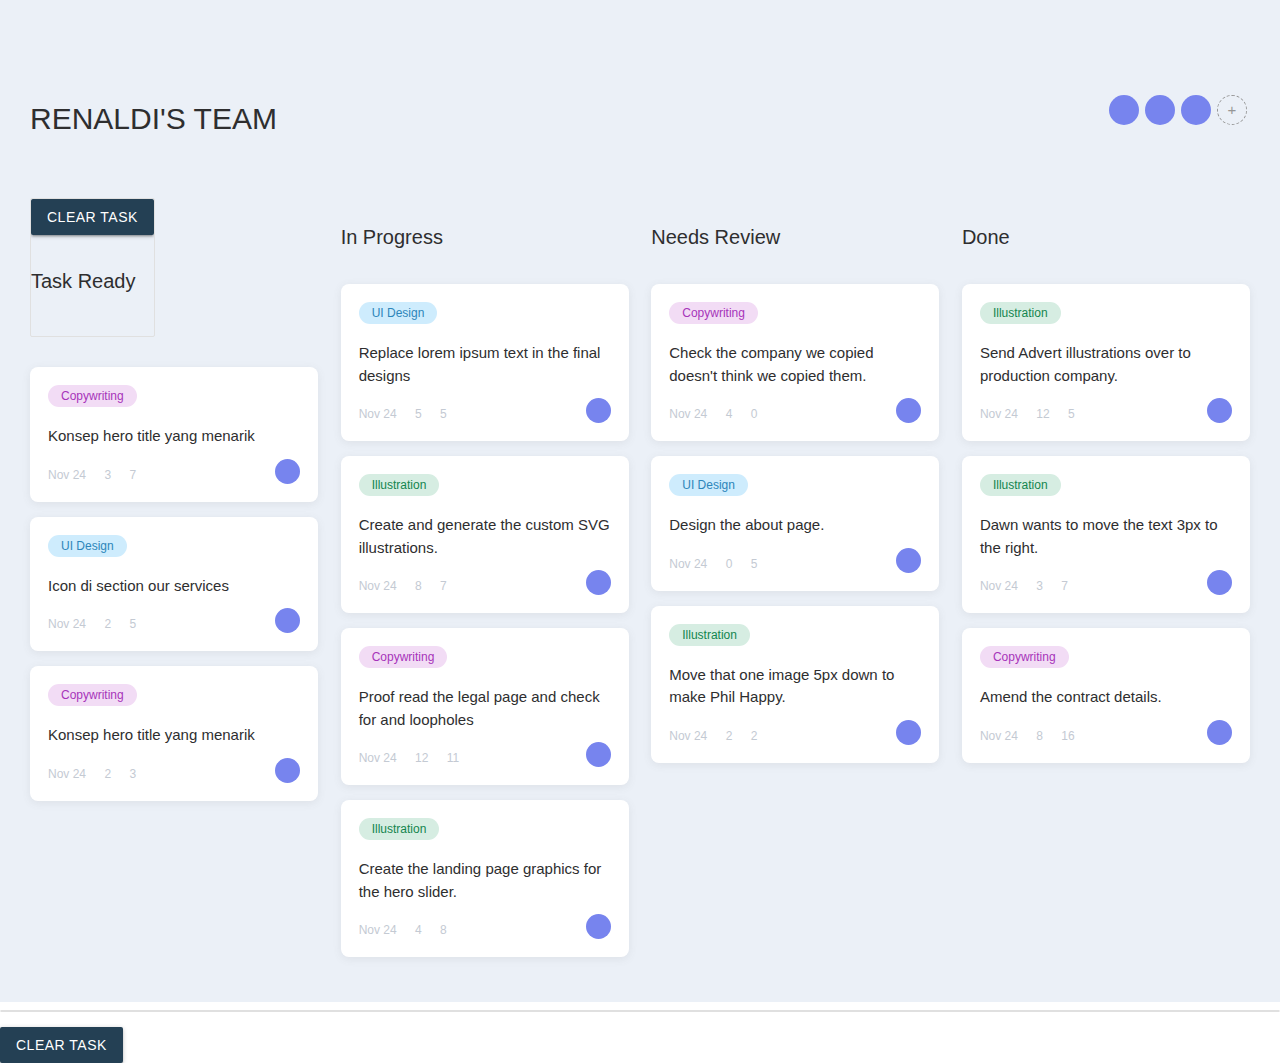
<file: admin/index.html>
<!doctype html>
<html lang="en">
  <head>
    <!-- Required meta tags -->
    <meta charset="utf-8">
    <meta name="viewport" content="width=device-width, initial-scale=1">

    <!-- Bootstrap CSS -->
    <link href="https://cdn.jsdelivr.net/npm/bootstrap@5.1.3/dist/css/bootstrap.min.css" rel="stylesheet" integrity="sha384-1BmE4kWBq78iYhFldvKuhfTAU6auU8tT94WrHftjDbrCEXSU1oBoqyl2QvZ6jIW3" crossorigin="anonymous">
    <link
      rel="stylesheet"
      href="https://cdnjs.cloudflare.com/ajax/libs/materialize/1.0.0/css/materialize.min.css"
    />
    <link
      href="https://fonts.googleapis.com/icon?family=Material+Icons"
      rel="stylesheet"
    />
    
 <title>TASK MANAGAMENT </title>
<link rel="stylesheet" href="index.css">
<div class='app'>  
  <main class='project'>  
   <div class='project-info'>  
    <h1>RENALDI'S TEAM</h1>  
   
    <div class='project-participants'>  
     <span></span>  
     <span></span>  
     <span></span>  
     <button class='project-participants__add' href="tambah/index.html">add</button> 
     
     </div>  
   </div>  
   <div class='project-tasks'>  
    <div class='project-column'>  
     <div class='project-column-heading'>  
               <ul class="collection">
                 <a href="#" class="clear-btn btn " style="background-color: #244054;">Clear Task</a>
      <h2 class='project-column-heading__title'>Task Ready</h2><button class='project-column-heading__options'><i class="fas fa-ellipsis-h"></i></button>  
     </div>  
     </ul>
     <div class='task' draggable='true'>  
      <div class='task__tags'><span class='task__tag task__tag--copyright'>Copywriting</span><button class='task__options'><i class="fas fa-ellipsis-h"></i></button></div>  
      <p>Konsep hero title yang menarik</p>  
      <div class='task__stats'>  
       <span><time datetime="2021-11-24T20:00:00"><i class="fas fa-flag"></i>Nov 24</time></span>  
       <span><i class="fas fa-comment"></i>3</span>  
       <span><i class="fas fa-paperclip"></i>7</span>  
       <span class='task__owner'></span>  
      </div>  
     </div>  
         <div class='task' draggable='true'>  
      <div class='task__tags'><span class='task__tag task__tag--design'>UI Design</span><button class='task__options'><i class="fas fa-ellipsis-h"></i></button></div>  
      <p>Icon di section our services</p>  
      <div class='task__stats'>  
       <span><time datetime="2021-11-24T20:00:00"><i class="fas fa-flag"></i>Nov 24</time></span>  
       <span><i class="fas fa-comment"></i>2</span>  
       <span><i class="fas fa-paperclip"></i>5</span>  
       <span class='task__owner'></span>  
      </div>  
     </div>  
         <div class='task' draggable='true'>  
      <div class='task__tags'><span class='task__tag task__tag--copyright'>Copywriting</span><button class='task__options'><i class="fas fa-ellipsis-h"></i></button></div>  
      <p>Konsep hero title yang menarik</p>  
      <div class='task__stats'>  
       <span><time datetime="2021-11-24T20:00:00"><i class="fas fa-flag"></i>Nov 24</time></span>  
       <span><i class="fas fa-comment"></i>2</span>  
       <span><i class="fas fa-paperclip"></i>3</span>  
       <span class='task__owner'></span>  
      </div>  
     </div>  
    </div>  
    <div class='project-column'><div class='project-column-heading'>  
      <h2 class='project-column-heading__title'>In Progress</h2><button class='project-column-heading__options'><i class="fas fa-ellipsis-h"></i></button>  
     </div>  
     <div class='task' draggable='true'>  
      <div class='task__tags'><span class='task__tag task__tag--design'>UI Design</span><button class='task__options'><i class="fas fa-ellipsis-h"></i></button></div>  
      <p>Replace lorem ipsum text in the final designs</p>  
      <div class='task__stats'>  
       <span><time datetime="2021-11-24T20:00:00"><i class="fas fa-flag"></i>Nov 24</time></span>  
       <span><i class="fas fa-comment"></i>5</span>  
       <span><i class="fas fa-paperclip"></i>5</span>   
       <span class='task__owner'></span>  
      </div>  
     </div>  
     <div class='task' draggable='true'>  
      <div class='task__tags'><span class='task__tag task__tag--illustration'>Illustration</span><button class='task__options'><i class="fas fa-ellipsis-h"></i></button></div>  
      <p>Create and generate the custom SVG illustrations.</p>  
      <div class='task__stats'>  
       <span><time datetime="2021-11-24T20:00:00"><i class="fas fa-flag"></i>Nov 24</time></span>  
       <span><i class="fas fa-comment"></i>8</span>  
       <span><i class="fas fa-paperclip"></i>7</span>  
       <span class='task__owner'></span>  
      </div>  
     </div>  
     <div class='task' draggable='true'>  
      <div class='task__tags'><span class='task__tag task__tag--copyright'>Copywriting</span><button class='task__options'><i class="fas fa-ellipsis-h"></i></button></div>  
      <p>Proof read the legal page and check for and loopholes</p>  
      <div class='task__stats'>  
       <span><time datetime="2021-11-24T20:00:00"><i class="fas fa-flag"></i>Nov 24</time></span>  
       <span><i class="fas fa-comment"></i>12</span>  
       <span><i class="fas fa-paperclip"></i>11</span>  
       <span class='task__owner'></span>  
      </div>  
     </div>  
     <div class='task' draggable='true'>  
      <div class='task__tags'><span class='task__tag task__tag--illustration'>Illustration</span><button class='task__options'><i class="fas fa-ellipsis-h"></i></button></div>  
      <p>Create the landing page graphics for the hero slider.</p>  
      <div class='task__stats'>  
       <span><time datetime="2021-11-24T20:00:00"><i class="fas fa-flag"></i>Nov 24</time></span>  
       <span><i class="fas fa-comment"></i>4</span>  
       <span><i class="fas fa-paperclip"></i>8</span>  
       <span class='task__owner'></span>  
      </div>  
     </div>  
     </div>  
    <div class='project-column'><div class='project-column-heading'>  
      <h2 class='project-column-heading__title'>Needs Review</h2><button class='project-column-heading__options'><i class="fas fa-ellipsis-h"></i></button>  
     </div>  
     <div class='task' draggable='true'>  
      <div class='task__tags'><span class='task__tag task__tag--copyright'>Copywriting</span><button class='task__options'><i class="fas fa-ellipsis-h"></i></button></div>  
      <p>Check the company we copied doesn't think we copied them.</p>  
      <div class='task__stats'>  
       <span><time datetime="2021-11-24T20:00:00"><i class="fas fa-flag"></i>Nov 24</time></span>  
       <span><i class="fas fa-comment"></i>4</span>  
       <span><i class="fas fa-paperclip"></i>0</span>  
       <span class='task__owner'></span>  
      </div>  
     </div>  
     <div class='task' draggable='true'>  
      <div class='task__tags'><span class='task__tag task__tag--design'>UI Design</span><button class='task__options'><i class="fas fa-ellipsis-h"></i></button></div>  
      <p>Design the about page.</p>  
      <div class='task__stats'>  
       <span><time datetime="2021-11-24T20:00:00"><i class="fas fa-flag"></i>Nov 24</time></span>  
       <span><i class="fas fa-comment"></i>0</span>  
       <span><i class="fas fa-paperclip"></i>5</span>  
       <span class='task__owner'></span>  
      </div>  
     </div>  
     <div class='task' draggable='true'>  
      <div class='task__tags'><span class='task__tag task__tag--illustration'>Illustration</span><button class='task__options'><i class="fas fa-ellipsis-h"></i></button></div>  
      <p>Move that one image 5px down to make Phil Happy.</p>  
      <div class='task__stats'>  
       <span><time datetime="2021-11-24T20:00:00"><i class="fas fa-flag"></i>Nov 24</time></span>  
       <span><i class="fas fa-comment"></i>2</span>  
       <span><i class="fas fa-paperclip"></i>2</span>  
       <span class='task__owner'></span>  
      </div>  
     </div>  
     </div>  
    <div class='project-column'><div class='project-column-heading'>  
      <h2 class='project-column-heading__title'>Done</h2><button class='project-column-heading__options'><i class="fas fa-ellipsis-h"></i></button>  
     </div>  
      <div class='task' draggable='true'>  
      <div class='task__tags'><span class='task__tag task__tag--illustration'>Illustration</span><button class='task__options'><i class="fas fa-ellipsis-h"></i></button></div>  
      <p>Send Advert illustrations over to production company.</p>  
      <div class='task__stats'>  
       <span><time datetime="2021-11-24T20:00:00"><i class="fas fa-flag"></i>Nov 24</time></span>  
       <span><i class="fas fa-comment"></i>12</span>  
       <span><i class="fas fa-paperclip"></i>5</span>  
       <span class='task__owner'></span>  
      </div>  
     </div>  
      <div class='task' draggable='true'>  
      <div class='task__tags'><span class='task__tag task__tag--illustration'>Illustration</span><button class='task__options'><i class="fas fa-ellipsis-h"></i></button></div>  
      <p>Dawn wants to move the text 3px to the right.</p>  
      <div class='task__stats'>  
       <span><time datetime="2021-11-24T20:00:00"><i class="fas fa-flag"></i>Nov 24</time></span>  
       <span><i class="fas fa-comment"></i>3</span>  
       <span><i class="fas fa-paperclip"></i>7</span>  
       <span class='task__owner'></span>  
      </div>  
     </div>  
      <div class='task' draggable='true'>  
      <div class='task__tags'><span class='task__tag task__tag--copyright'>Copywriting</span><button class='task__options'><i class="fas fa-ellipsis-h"></i></button></div>  
      <p>Amend the contract details.</p>  
      <div class='task__stats'>  
       <span><time datetime="2021-11-24T20:00:00"><i class="fas fa-flag"></i>Nov 24</time></span>  
       <span><i class="fas fa-comment"></i>8</span>  
       <span><i class="fas fa-paperclip"></i>16</span>  
       <span class='task__owner'></span>  
      </div>  
     </div>  
     </div>  
   </div>  
  </main>  
                </div>
                <ul class="collection"></ul>
                <a href="#" class="clear-btn btn " style="background-color: #244054;">Clear Task</a>
                  </div>
                </div>
              </div>
            </div>
          </div>
        </div>
      </div>
  
      <!-- jQuery 3.5.1 uncompressed -->
      <script
        src="https://code.jquery.com/jquery-3.5.1.js"
        integrity="sha256-QWo7LDvxbWT2tbbQ97B53yJnYU3WhH/C8ycbRAkjPDc="
        crossorigin="anonymous"
      ></script>
      <!-- Compiled and minified JavaScript -->
      <script src="https://cdnjs.cloudflare.com/ajax/libs/materialize/1.0.0/js/materialize.min.js"></script>
      <script src="app.js"></script>
    </div>
  </body>
</html>


 <script src="index.js"    <!-- Option 1: Bootstrap Bundle with Popper -->
     <script src="https://cdn.jsdelivr.net/npm/bootstrap@5.1.3/dist/js/bootstrap.bundle.min.js" integrity="sha384-ka7Sk0Gln4gmtz2MlQnikT1wXgYsOg+OMhuP+IlRH9sENBO0LRn5q+8nbTov4+1p" crossorigin="anonymous"></script>

<!-- Option 2: Separate Popper and Bootstrap JS -->
<!--
<script src="https://cdn.jsdelivr.net/npm/@popperjs/core@2.10.2/dist/umd/popper.min.js" integrity="sha384-7+zCNj/IqJ95wo16oMtfsKbZ9ccEh31eOz1HGyDuCQ6wgnyJNSYdrPa03rtR1zdB" crossorigin="anonymous"></script>
<script src="https://cdn.jsdelivr.net/npm/bootstrap@5.1.3/dist/js/bootstrap.min.js" integrity="sha384-QJHtvGhmr9XOIpI6YVutG+2QOK9T+ZnN4kzFN1RtK3zEFEIsxhlmWl5/YESvpZ13" crossorigin="anonymous"></script>
-->
</file>
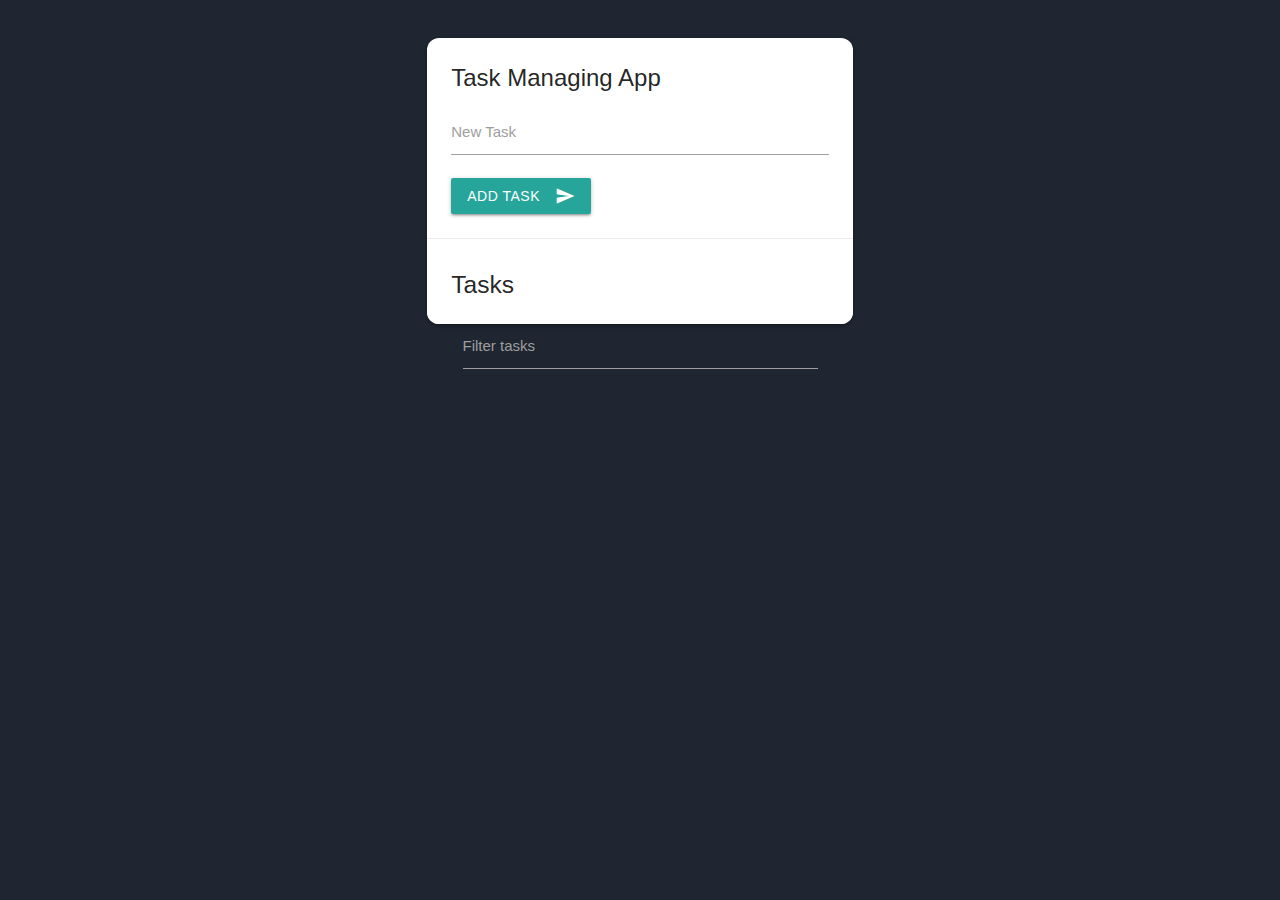
<file: tambah.html>
<!DOCTYPE html>
<html lang="en">
  <head>
    <meta charset="UTF-8" />
    <meta name="viewport" content="width=device-width, initial-scale=1.0" />
    <!-- Compiled and minified CSS -->
    <link
      rel="stylesheet"
      href="https://cdnjs.cloudflare.com/ajax/libs/materialize/1.0.0/css/materialize.min.css"
    />
    <link
      href="https://fonts.googleapis.com/icon?family=Material+Icons"
      rel="stylesheet"
    />

    <title>Task Managing App</title>
  </head>
  <body style="background-color: #1f2631;">
      <div class="container">
        <div class="row">
          <div style="margin-top: 2rem;" class="col s12 m10 offset-m1 l8 offset-l2 xl6 offset-xl3 section">
            <div class="card" style="border-radius: 12px;">
              <div class="card-content" >
                <span class="card-title">Task Managing App</span>
                <form id="task-form">
                  <div class="input-field">
                    <input type="text" name="task" id="task" />
                    <label for="task">New Task</label>
                  </div>
                  <button
                    class="btn waves-effect waves-light"
                    type="submit"
                    name="action"
                  >
                    Add Task <i class="material-icons right">send</i>
                  </button>
                </form>
              </div>
              <div class="card-action" style="border-bottom-left-radius: 12px;border-bottom-right-radius: 12px;">
                <h5>Tasks</h5>
                <div class="input-field col s12">
                  <input type="text" name="filter" id="filter" />
                  <label for="filter">Filter tasks</label>
</file>
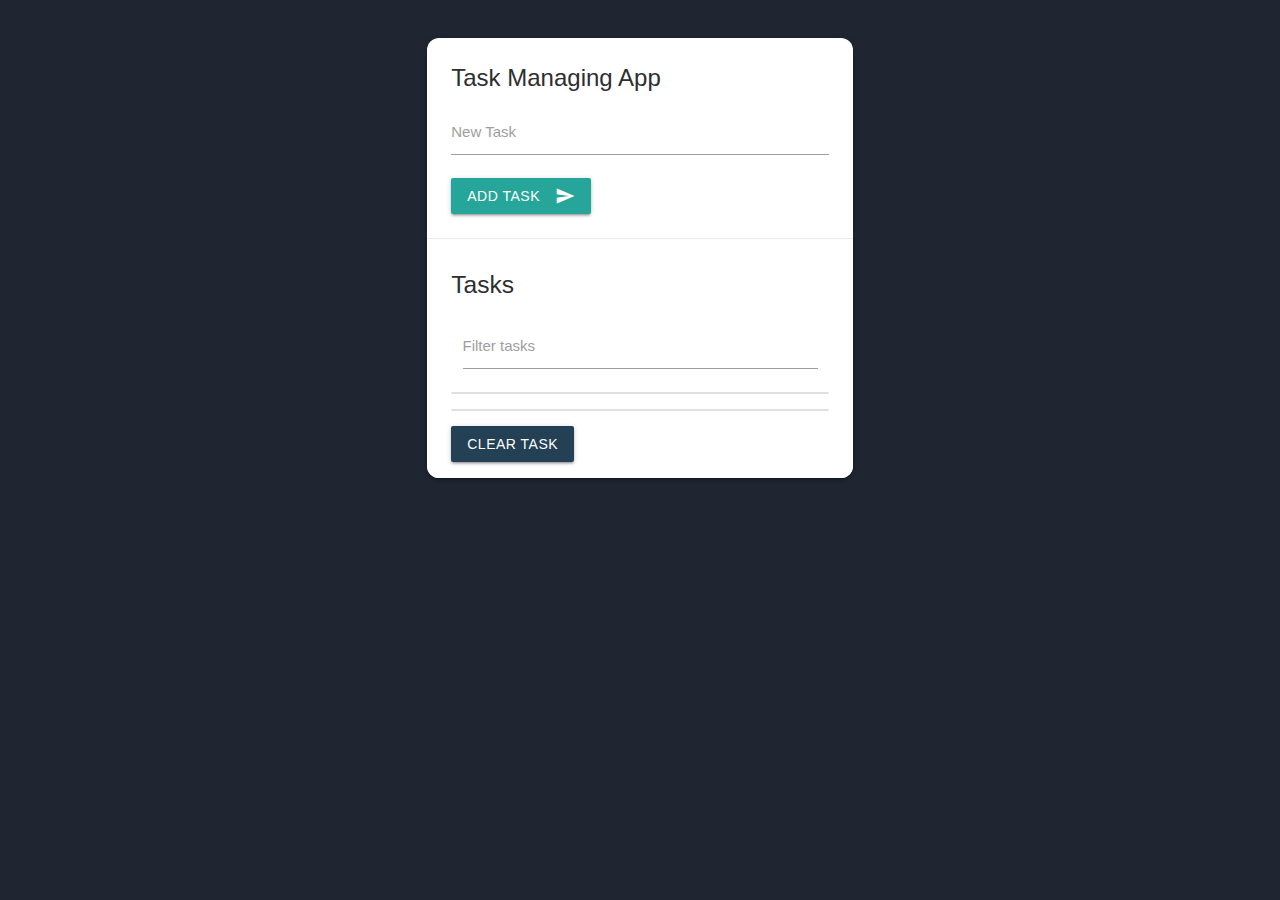
<file: admin/add.html>
<!DOCTYPE html>
<html lang="en">
  <head>
    <meta charset="UTF-8" />
    <meta name="viewport" content="width=device-width, initial-scale=1.0" />
    <!-- Compiled and minified CSS -->
    <link
      rel="stylesheet"
      href="https://cdnjs.cloudflare.com/ajax/libs/materialize/1.0.0/css/materialize.min.css"
    />
    <link
      href="https://fonts.googleapis.com/icon?family=Material+Icons"
      rel="stylesheet"
    />
    <link rel="stylesheet" type="text/css" href="index.css">

    <title>Task Managing App</title>
  </head>
  <body style="background-color: #1f2631;">
      <div class="container">
        <div class="row">
          <div style="margin-top: 2rem;" class="col s12 m10 offset-m1 l8 offset-l2 xl6 offset-xl3 section">
            <div class="card" style="border-radius: 12px;">
              <div class="card-content" >
                <span class="card-title">Task Managing App</span>
                <div id = "clock" onload="currentTime()"></div>
                <form id="task-form">
                  <div class="input-field">
                    <input type="text" name="task" id="task" />
                    <label for="task">New Task</label>
                 
                  </div>
                  <button
                    class="btn waves-effect waves-light"
                    type="submit"
                    name="action"
                  >
                    Add Task <i class="material-icons right">send</i>
                  </button>
                </form>
              </div>
              <div class="card-action" style="border-bottom-left-radius: 12px;border-bottom-right-radius: 12px;">
                <h5>Tasks</h5>
                <div class="input-field col s12">
                  <input type="text" name="filter" id="filter" />
                  <label for="filter">Filter tasks</label>
                </div>
                <ul class="collection"></ul>
                              <ul class="collection"></ul>
                <a href="#" class="clear-btn btn " style="background-color: #244054;">Clear Task</a>
        
                 
 
                  </div>
                </div>
              </div>
            </div>
          </div>
        </div>
      </div>
    
      <!-- jQuery 3.5.1 uncompressed -->
      <script
        src="https://code.jquery.com/jquery-3.5.1.js"
        integrity="sha256-QWo7LDvxbWT2tbbQ97B53yJnYU3WhH/C8ycbRAkjPDc="
        crossorigin="anonymous"
      ></script>
      <!-- Compiled and minified JavaScript -->
      <script src="https://cdnjs.cloudflare.com/ajax/libs/materialize/1.0.0/js/materialize.min.js"></script>
      <script src="app.js"></script>
    </div>
  </body>
</html>
</file>
<file: admin/index.css>
:root {  
    --bg: #ebf0f7;  
    --header: #fbf4f6;  
    --text: #2e2e2f;  
    --white: #fff;  
    --light-grey: #c4cad3;  
    --tag-1: #ceecfd;  
    --tag-1-text: #2e87ba;  
    --tag-2: #d6ede2;  
    --tag-2-text: #13854e;  
    --tag-3: #ceecfd;  
    --tag-3-text: #2d86ba;  
    --tag-4: #f2dcf5;  
    --tag-4-text: #a734ba;  
    --purple: #7784ee;  
}  
* {  
    margin: 0;  
    padding: 0;  
    box-sizing: border-box;  
    font-family: 'Poppins', sans-serif;  
}  
body {  
    color: var(--text);  
}  
.app {  
    background-color: var(--bg);  
    width: 100%;  
    min-height: 100vh;  
}  
h1 {  
    font-size: 30px;  
}  
.project {  
    padding: 2rem;  
    max-width: 75%;  
    width: 100%;  
    display: inline-block;  
}  
.project-info {  
    padding: 2rem 0;  
    display: flex;  
    width: 100%;  
    justify-content: space-between;  
    align-items: center;  
}  
.project-participants {  
    display: flex;  
    align-items: center;  
}  
.project-participants span, .project-participants__add {  
    width: 30px;  
    height: 30px;  
    display: inline-block;  
    background: var(--purple);  
    border-radius: 100rem;  
    margin: 0 0.2rem;  
}  
.project-participants__add {  
    background: transparent;  
    border: 1px dashed #969696;  
    font-size: 0;  
    cursor: pointer;  
    position: relative;  
}  
.project-participants__add:after {  
    content: '+';  
    font-size: 15px;  
    color: #969696;  
}  
.project-tasks {  
    display: grid;  
    grid-template-columns: repeat(4, 1fr);  
    width: 100%;  
    grid-column-gap: 1.5rem;  
}  
.project-column-heading {  
    margin-bottom: 1rem;  
    display: flex;  
    align-items: center;  
    justify-content: space-between;  
}  
.project-column-heading__title {  
    font-size: 20px;  
}  
.project-column-heading__options {  
    background: transparent;  
    color: var(--light-grey);  
    font-size: 18px;  
    border: 0;  
    cursor: pointer;  
}  
.task {  
    cursor: move;  
    background-color: var(--white);  
    padding: 1rem;  
    border-radius: 8px;  
    width: 100%;  
    box-shadow: rgba(99, 99, 99, 0.1) 0px 2px 8px 0px;  
    margin-bottom: 1rem;  
    border: 3px dashed transparent;  
}  
.task:hover {  
    box-shadow: rgba(99, 99, 99, 0.3) 0px 2px 8px 0px;  
    border-color: rgba(162, 179, 207, .2) !important;  
}  
.task p {  
    font-size: 15px;  
    margin: 1.2rem 0;  
}  
.task__tag {  
    border-radius: 100px;  
    padding: 2px 13px;  
    font-size: 12px;  
}  
.task__tag--copyright {  
    color: var(--tag-4-text);  
    background-color: var(--tag-4);  
}  
.task__tag--design {  
    color: var(--tag-3-text);  
    background-color: var(--tag-3);  
}  
.task__tag--illustration {  
    color: var(--tag-2-text);  
    background-color: var(--tag-2);  
}  
.task__tags {  
    width: 100%;  
    display: flex;  
    align-items: center;  
    justify-content: space-between;  
}  
.task__options {  
    background: transparent;  
    border: 0;  
    color: var(--light-grey);  
    font-size: 17px;  
}  
.task__stats {  
    position: relative;  
    width: 100%;  
    color: var(--light-grey);  
    font-size: 12px;  
}  
.task__stats span:not(:last-of-type) {  
    margin-right: 1rem;  
}  
.task__stats svg {  
    margin-right: 5px;  
}  
#clock{
  font-family: system-ui;
  background: #f06d06;
  color: white;
  text-align: center;
}
.task__owner {  
    width: 25px;  
    height: 25px;  
    border-radius: 100rem;  
    background: var(--purple);  
    position: absolute;  
    display: inline-block;  
    right: 0;  
    bottom: 0;  
}  
.task-hover {  
    border: 3px dashed var(--light-grey) !important;  
}  
.task-details {  
    width: 24%;  
    border-left: 1px solid #d9e0e9;  
    display: inline-block;  
    height: 100%;  
    vertical-align: top;  
    padding: 3rem 2rem;  
}  
.tag-progress {  
    margin: 1.5rem 0;  
}  
.tag-progress h2 {  
    font-size: 16px;  
    margin-bottom: 1rem;  
}  
.tag-progress p {  
    display: flex;  
    width: 100%;  
    justify-content: space-between;  
}  
.tag-progress p span {  
    color: #b4b4b4;  
}  
.tag-progress .progress {  
    width: 100%;  
    -webkit-appearance: none;  
    appearance: none;  
    border: none;  
    border-radius: 10px;  
    height: 10px;  
}  
.tag-progress .progress::-webkit-progress-bar, .tag-progress .progress::-webkit-progress-value {  
    border-radius: 10px;  
}  
.tag-progress .progress--copyright::-webkit-progress-bar {  
    background-color: #ecd8e6;  
}  
.tag-progress .progress--copyright::-webkit-progress-value {  
    background: #d459e8;  
}  
.tag-progress .progress--illustration::-webkit-progress-bar {  
    background-color: #dee7e3;  
}  
.tag-progress .progress--illustration::-webkit-progress-value {  
    background-color: #46bd84;  
}  
.tag-progress .progress--design::-webkit-progress-bar {  
    background-color: #d8e7f4;  
}  
.tag-progress .progress--design::-webkit-progress-value {  
    background-color: #08a0f7;  
}  
.task-activity h2 {  
    font-size: 16px;  
    margin-bottom: 1rem;  
}  
.task-activity li {  
    list-style: none;  
    margin: 1rem 0;  
    padding: 0rem 1rem 1rem 3rem;  
    position: relative;  
}  
.task-activity time {  
    display: block;  
    color: var(--light-grey);  
}  
.task-icon {  
    width: 30px;  
    height: 30px;  
    border-radius: 100rem;  
    position: absolute;  
    top: 0;  
    left: 0;  
    display: flex;  
    align-items: center;  
    justify-content: center;  
}  
.task-icon svg {  
    font-size: 12px;  
    color: var(--white);  
}  
.task-icon--attachment {  
    background-color: #fba63c;  
}  
.task-icon--comment {  
    background-color: #5dc983;  
}  
.task-icon--edit {  
    background-color: #7784ee;  
}  
@media only screen and (max-width: 1300px) {  
    .project {  
         max-width: 100%;  
   }  
    .task-details {  
         width: 100%;  
         display: flex;  
   }  
    .tag-progress, .task-activity {  
         flex-basis: 50%;  
         background: var(--white);  
         padding: 1rem;  
         border-radius: 8px;  
         margin: 1rem;  
   }  
}  
@media only screen and (max-width: 1000px) {  
    .project-column:nth-child(2), .project-column:nth-child(3) {  
         display: none;  
   }  
    .project-tasks {  
         grid-template-columns: 1fr 1fr;  
   }  
}  
@media only screen and (max-width: 600px) {  
    .project-column:nth-child(4) {  
         display: none;  
   }  
    .project-tasks {  
         grid-template-columns: 1fr;  
   }  
    .task-details {  
         flex-wrap: wrap;  
         padding: 3rem 1rem;  
   }  
    .tag-progress, .task-activity {  
         flex-basis: 100%;  
   }  
    h1 {  
         font-size: 25px;  
   }  
}
</file>
